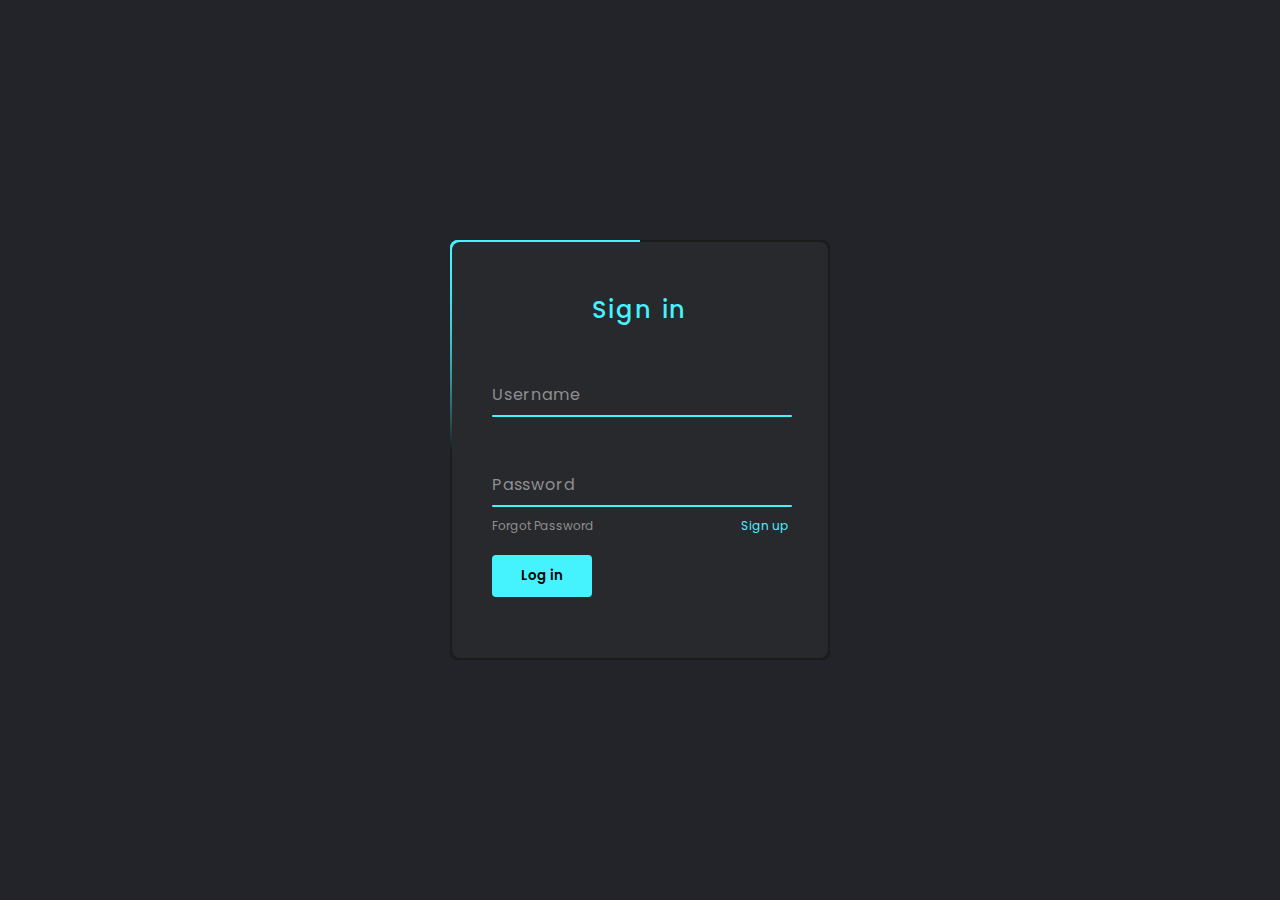
<file: index.html>
<!DOCTYPE html>
<html lang="en">
<head>
    <meta charset="UTF-8">
    <meta http-equiv="X-UA-Compatible" content="IE=edge">
    <meta name="viewport" content="width=device-width, initial-scale=1.0">
    <title>DustyFate</title>
    <link rel="stylesheet" href="style.css">
    <link rel="icon" type="image/x-icon" href="avatar.ico">
    <script type = "text/javascript" src="login.js"></script>
</head>
<body>
    <div class="box">
        <div class="form">
            <h2>Sign in</h2>
            <div class="inputBox">
                <input type="text" id="username" required="required">
                <span>Username</span>
                <i></i>
            </div>

            <div class="inputBox">
                <input type="password" id="password" required="required">
                <span>Password</span>
                <i></i>
            </div>

            <div class="links">
                <a href="#">Forgot Password</a>
                <a href="#">Sign up</a>
            </div>

            <input type="submit" onclick="test()" value="Log in">
        </div>
    </div>
</body>
</html>
</file>
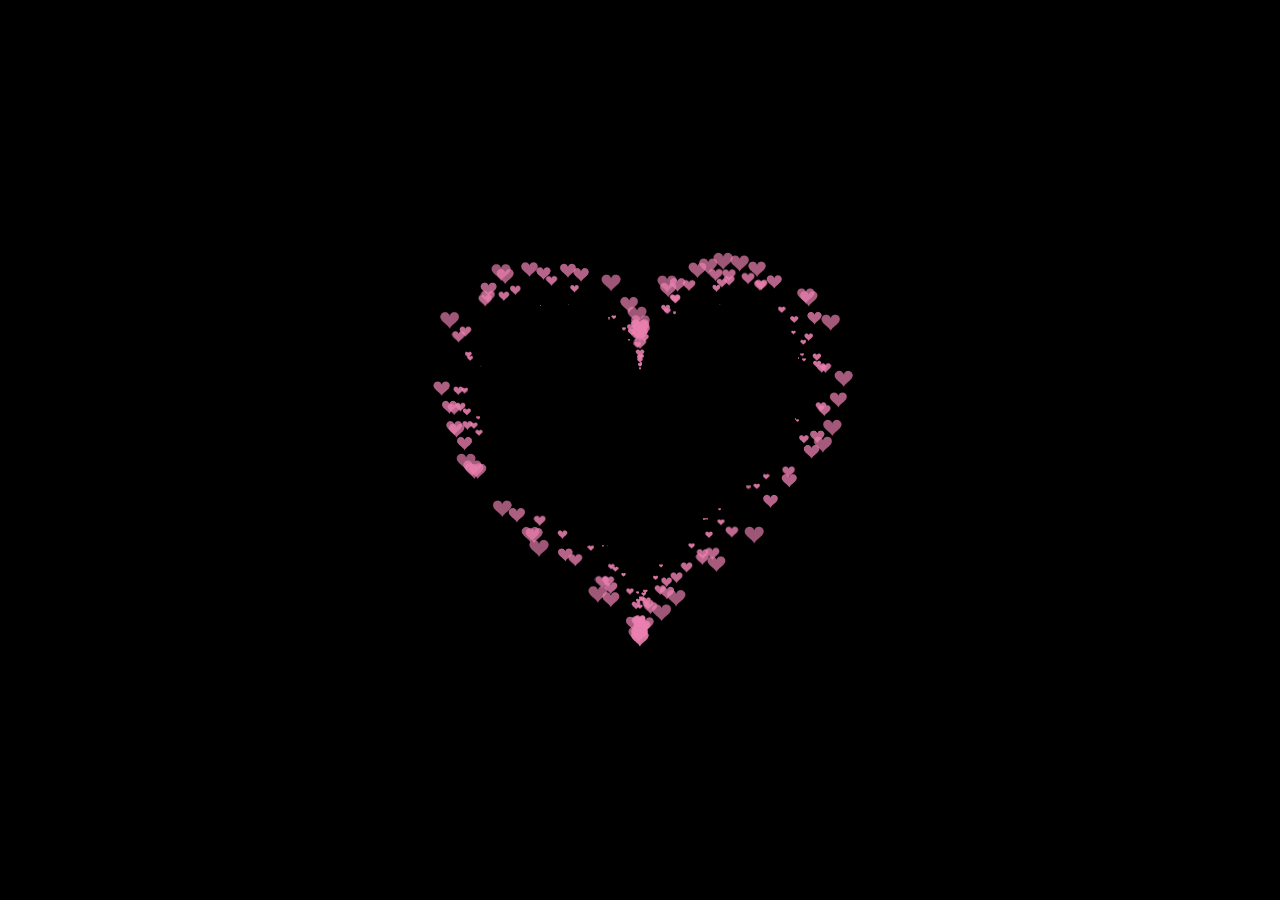
<file: Heart/index.html>
<!DOCTYPE html>
<HTML>

<HEAD>
    <TITLE>DustyFate</TITLE>
    <META NAME="Generator" CONTENT="EditPlus">
    <META NAME="Author" CONTENT="">
    <META NAME="Keywords" CONTENT="">
    <META NAME="Description" CONTENT="">
    <style>
        html,
        body {
            height: 100%;
            padding: 0;
            margin: 0;
            background: #000;
        }

        canvas {
            position: absolute;
            width: 100%;
            height: 100%;
        }
    </style>
</HEAD>

<BODY>
    <canvas id="pinkboard"></canvas>
    <script>
        /*
       * Settings
       */
        var settings = {
            particles: {
                length: 500, // maximum amount of particles
                duration: 2, // particle duration in sec
                velocity: 100, // particle velocity in pixels/sec
                effect: -0.75, // play with this for a nice effect
                size: 30, // particle size in pixels
            },
        };

        /*
         * RequestAnimationFrame polyfill by Erik Möller
         */
        (function () { var b = 0; var c = ["ms", "moz", "webkit", "o"]; for (var a = 0; a < c.length && !window.requestAnimationFrame; ++a) { window.requestAnimationFrame = window[c[a] + "RequestAnimationFrame"]; window.cancelAnimationFrame = window[c[a] + "CancelAnimationFrame"] || window[c[a] + "CancelRequestAnimationFrame"] } if (!window.requestAnimationFrame) { window.requestAnimationFrame = function (h, e) { var d = new Date().getTime(); var f = Math.max(0, 16 - (d - b)); var g = window.setTimeout(function () { h(d + f) }, f); b = d + f; return g } } if (!window.cancelAnimationFrame) { window.cancelAnimationFrame = function (d) { clearTimeout(d) } } }());

        /*
         * Point class
         */
        var Point = (function () {
            function Point(x, y) {
                this.x = (typeof x !== 'undefined') ? x : 0;
                this.y = (typeof y !== 'undefined') ? y : 0;
            }
            Point.prototype.clone = function () {
                return new Point(this.x, this.y);
            };
            Point.prototype.length = function (length) {
                if (typeof length == 'undefined')
                    return Math.sqrt(this.x * this.x + this.y * this.y);
                this.normalize();
                this.x *= length;
                this.y *= length;
                return this;
            };
            Point.prototype.normalize = function () {
                var length = this.length();
                this.x /= length;
                this.y /= length;
                return this;
            };
            return Point;
        })();

        /*
         * Particle class
         */
        var Particle = (function () {
            function Particle() {
                this.position = new Point();
                this.velocity = new Point();
                this.acceleration = new Point();
                this.age = 0;
            }
            Particle.prototype.initialize = function (x, y, dx, dy) {
                this.position.x = x;
                this.position.y = y;
                this.velocity.x = dx;
                this.velocity.y = dy;
                this.acceleration.x = dx * settings.particles.effect;
                this.acceleration.y = dy * settings.particles.effect;
                this.age = 0;
            };
            Particle.prototype.update = function (deltaTime) {
                this.position.x += this.velocity.x * deltaTime;
                this.position.y += this.velocity.y * deltaTime;
                this.velocity.x += this.acceleration.x * deltaTime;
                this.velocity.y += this.acceleration.y * deltaTime;
                this.age += deltaTime;
            };
            Particle.prototype.draw = function (context, image) {
                function ease(t) {
                    return (--t) * t * t + 1;
                }
                var size = image.width * ease(this.age / settings.particles.duration);
                context.globalAlpha = 1 - this.age / settings.particles.duration;
                context.drawImage(image, this.position.x - size / 2, this.position.y - size / 2, size, size);
            };
            return Particle;
        })();

        /*
         * ParticlePool class
         */
        var ParticlePool = (function () {
            var particles,
                firstActive = 0,
                firstFree = 0,
                duration = settings.particles.duration;

            function ParticlePool(length) {
                // create and populate particle pool
                particles = new Array(length);
                for (var i = 0; i < particles.length; i++)
                    particles[i] = new Particle();
            }
            ParticlePool.prototype.add = function (x, y, dx, dy) {
                particles[firstFree].initialize(x, y, dx, dy);

                // handle circular queue
                firstFree++;
                if (firstFree == particles.length) firstFree = 0;
                if (firstActive == firstFree) firstActive++;
                if (firstActive == particles.length) firstActive = 0;
            };
            ParticlePool.prototype.update = function (deltaTime) {
                var i;

                // update active particles
                if (firstActive < firstFree) {
                    for (i = firstActive; i < firstFree; i++)
                        particles[i].update(deltaTime);
                }
                if (firstFree < firstActive) {
                    for (i = firstActive; i < particles.length; i++)
                        particles[i].update(deltaTime);
                    for (i = 0; i < firstFree; i++)
                        particles[i].update(deltaTime);
                }

                // remove inactive particles
                while (particles[firstActive].age >= duration && firstActive != firstFree) {
                    firstActive++;
                    if (firstActive == particles.length) firstActive = 0;
                }


            };
            ParticlePool.prototype.draw = function (context, image) {
                // draw active particles
                if (firstActive < firstFree) {
                    for (i = firstActive; i < firstFree; i++)
                        particles[i].draw(context, image);
                }
                if (firstFree < firstActive) {
                    for (i = firstActive; i < particles.length; i++)
                        particles[i].draw(context, image);
                    for (i = 0; i < firstFree; i++)
                        particles[i].draw(context, image);
                }
            };
            return ParticlePool;
        })();

        /*
         * Putting it all together
         */
        (function (canvas) {
            var context = canvas.getContext('2d'),
                particles = new ParticlePool(settings.particles.length),
                particleRate = settings.particles.length / settings.particles.duration, // particles/sec
                time;

            // get point on heart with -PI <= t <= PI
            function pointOnHeart(t) {
                return new Point(
                    160 * Math.pow(Math.sin(t), 3),
                    130 * Math.cos(t) - 50 * Math.cos(2 * t) - 20 * Math.cos(3 * t) - 10 * Math.cos(4 * t) + 25
                );
            }

            // creating the particle image using a dummy canvas
            var image = (function () {
                var canvas = document.createElement('canvas'),
                    context = canvas.getContext('2d');
                canvas.width = settings.particles.size;
                canvas.height = settings.particles.size;
                // helper function to create the path
                function to(t) {
                    var point = pointOnHeart(t);
                    point.x = settings.particles.size / 2 + point.x * settings.particles.size / 350;
                    point.y = settings.particles.size / 2 - point.y * settings.particles.size / 350;
                    return point;
                }
                // create the path
                context.beginPath();
                var t = -Math.PI;
                var point = to(t);
                context.moveTo(point.x, point.y);
                while (t < Math.PI) {
                    t += 0.01; // baby steps!
                    point = to(t);
                    context.lineTo(point.x, point.y);
                }
                context.closePath();
                // create the fill
                context.fillStyle = '#ea80b0';
                context.fill();
                // create the image
                var image = new Image();
                image.src = canvas.toDataURL();
                return image;
            })();

            // render that thing!
            function render() {
                // next animation frame
                requestAnimationFrame(render);

                // update time
                var newTime = new Date().getTime() / 1000,
                    deltaTime = newTime - (time || newTime);
                time = newTime;

                // clear canvas
                context.clearRect(0, 0, canvas.width, canvas.height);

                // create new particles
                var amount = particleRate * deltaTime;
                for (var i = 0; i < amount; i++) {
                    var pos = pointOnHeart(Math.PI - 2 * Math.PI * Math.random());
                    var dir = pos.clone().length(settings.particles.velocity);
                    particles.add(canvas.width / 2 + pos.x, canvas.height / 2 - pos.y, dir.x, -dir.y);
                }

                // update and draw particles
                particles.update(deltaTime);
                particles.draw(context, image);
            }

            // handle (re-)sizing of the canvas
            function onResize() {
                canvas.width = canvas.clientWidth;
                canvas.height = canvas.clientHeight;
            }
            window.onresize = onResize;

            // delay rendering bootstrap
            setTimeout(function () {
                onResize();
                render();
            }, 10);
        })(document.getElementById('pinkboard'));
    </script>
</BODY>

</HTML>
</file>
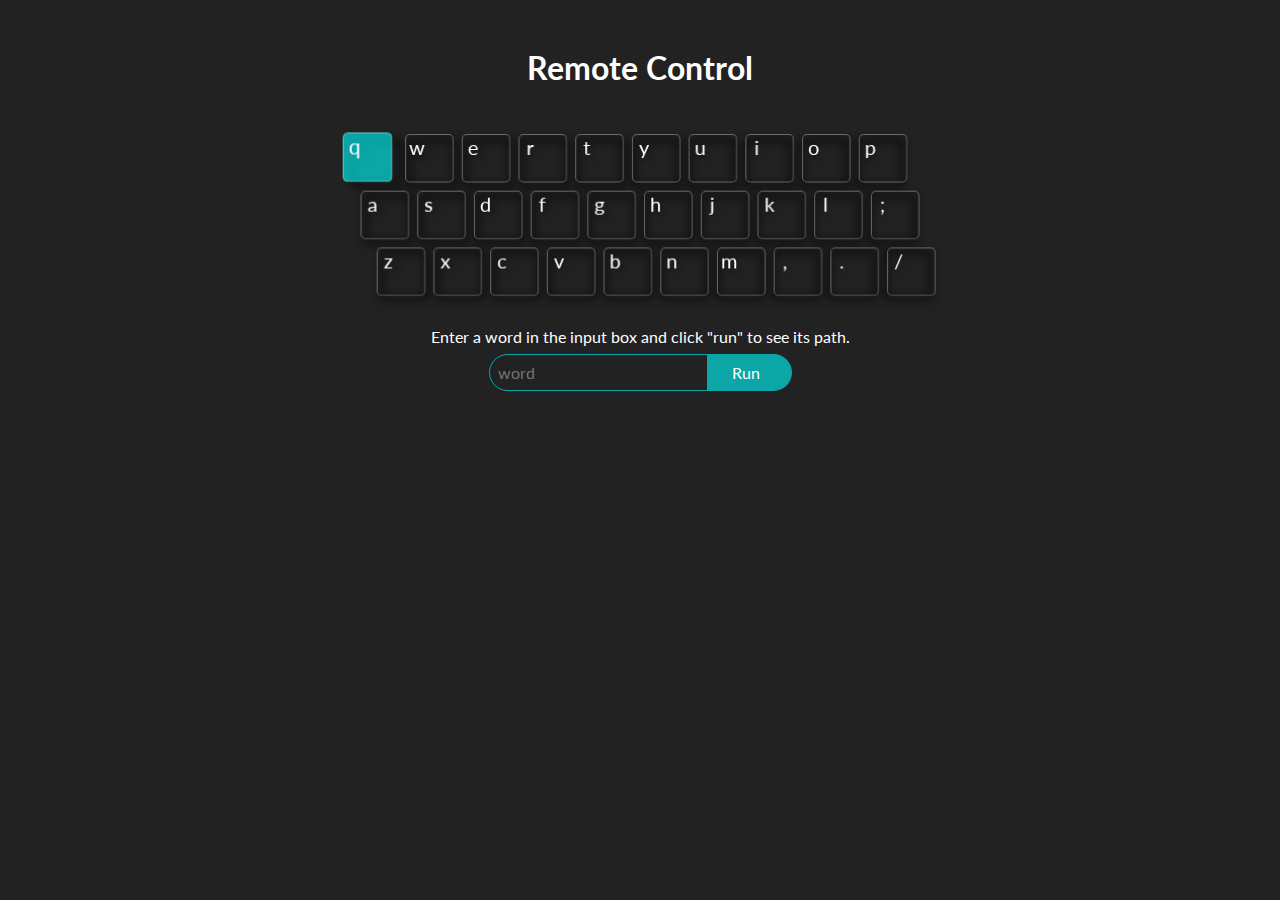
<file: RemoteControl/index.html>
<!DOCTYPE html>
<html lang="en">

<head>
  <meta charset="UTF-8">
  <title>DustyFate</title>
  <link rel="stylesheet" href="style.css">
</head>

<body>
  <div class="content">

    <h1>Remote Control</h1>

    <div class="keys">
      <div class="key light" letter="q"></div>
      <div class="key" letter="w"></div>
      <div class="key" letter="e"></div>
      <div class="key" letter="r"></div>
      <div class="key" letter="t"></div>
      <div class="key" letter="y"></div>
      <div class="key" letter="u"></div>
      <div class="key" letter="i"></div>
      <div class="key" letter="o"></div>
      <div class="key" letter="p"></div>
      <div class="key" letter="a"></div>
      <div class="key" letter="s"></div>
      <div class="key" letter="d"></div>
      <div class="key" letter="f"></div>
      <div class="key" letter="g"></div>
      <div class="key" letter="h"></div>
      <div class="key" letter="j"></div>
      <div class="key" letter="k"></div>
      <div class="key" letter="l"></div>
      <div class="key" letter=";"></div>
      <div class="key" letter="z"></div>
      <div class="key" letter="x"></div>
      <div class="key" letter="c"></div>
      <div class="key" letter="v"></div>
      <div class="key" letter="b"></div>
      <div class="key" letter="n"></div>
      <div class="key" letter="m"></div>
      <div class="key" letter=","></div>
      <div class="key" letter="."></div>
      <div class="key" letter="/"></div>
    </div>

    Enter a word in the input box and click "run" to see its path.<br>
    <div class="currentStep"></div>
    <div class="inputContainer">
      <input type="text" placeholder="word">
      <button>Run</button>
    </div>
  </div>

  <script src="script.js"></script>

</body>

</html>
</file>
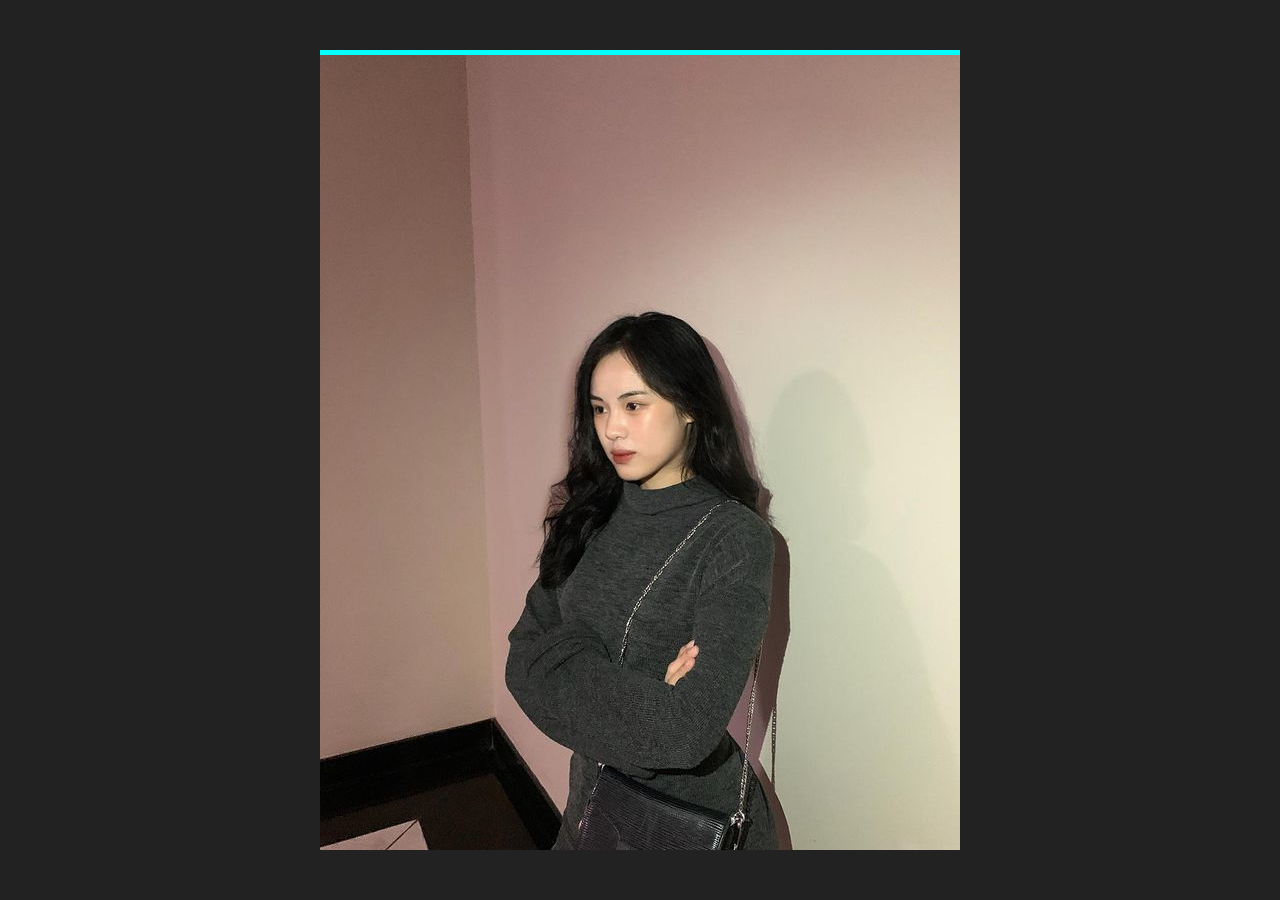
<file: ScanPhoto/index.html>
<html>

<head>
    <link rel="stylesheet" href="style.css">
</head>

<body>
    <div id="content">
        <div class="back">
            <img src="1.jpg" alt="Rena">
        </div>

        <div class="front">
            <img src="2.jpg" alt="Rena">
        </div>
    </div>
</body>

</html>
</file>
<file: style.css>
@import url('https://fonts.googleapis.com/css2?family=Poppins:wght@300;400;500;600;700;800;900&display=swap');

* {
    margin: 0;
    padding: 0;
    box-sizing: border-box;
    font-family: 'Poppins', sans-serif;
}

body {
    display: flex;
    justify-content: center;
    align-items: center;
    min-height: 100vh;
    background: #23242a;
}

.box {
    position: relative;
    width: 380px;
    height: 420px;
    background: #1c1c1c;
    border-radius: 8px;
    overflow: hidden;
}

.box::before {
    content: '';
    position: absolute;
    top: -50%;
    left: -50%;
    width: 380px;
    height: 420px;
    background: linear-gradient(0deg, transparent, #45f3ff, #45f3ff);
    transform-origin: bottom right;
    animation: animate 6s linear infinite;
}

.box::after {
    content: '';
    position: absolute;
    top: -50%;
    left: -50%;
    width: 380px;
    height: 420px;
    background: linear-gradient(0deg, transparent, #45f3ff, #45f3ff);
    transform-origin: bottom right;
    animation: animate 6s linear infinite;
    animation-delay: -3s;
}

@keyframes animate {
    0% {
        transform: rotate(0deg);
    }
    100% {
        transform: rotate(360deg);
    }
}

.form {
    position: absolute;
    inset: 2px;
    border-radius: 8px;
    background: #28292d;
    z-index: 10;
    padding: 50px 40px;
    display: flex;
    flex-direction: column;
}

.form h2 {
    color: #45f3ff;
    font-weight: 500;
    text-align: center;
    letter-spacing: 0.1em;
}

.inputBox {
    position: relative;
    width: 300px;
    margin-top: 35px;
}

.inputBox input {
    position: relative;
    width: 100%;
    padding: 20px 10px 10px;
    background: transparent;
    border: none;
    outline: none;
    color: #23242a;
    font-size: 1em;
    letter-spacing: 0.05em;
    z-index: 10;
}

.inputBox span {
    position: absolute;
    left: 0;
    padding: 20px 0px 10px;
    font-size: 1em;
    color: #8f8f8f;
    pointer-events: none;
    letter-spacing: 0.05em;
    transition: 0.5s;
}

.inputBox input:valid ~ span,
.inputBox input:focus ~ span {
    color: #45f3ff;
    transform: translateX(0px) translateY(-34px);
    font-size: 0.75em;
}

.inputBox i {
    position: absolute;
    left: 0;
    bottom: 0;
    width: 100%;
    height: 2px;
    background: #45f3ff;
    border-radius: 4px;
    transition: 0.5s;
    pointer-events: none;
    z-index: 9;
}

.inputBox input:valid ~ i,
.inputBox input:focus ~ i {
    height: 44px;
}

.links {
    display: flex;
    justify-content: space-between;
}

.links a {
    margin: 10px 0;
    font-size: 0.75em;
    color: #8f8f8f;
    text-decoration: none;
}

.links a:hover,
.links a:nth-child(2) {
    color: #45f3ff;
}

input[type="submit"] {
    border: none;
    outline: none;
    background: #45f3ff;
    padding: 11px 25px;
    width: 100px;
    margin-top: 10px;
    border-radius: 4px;
    font-weight: 600;
}

input[type="submit"]:active {
    opacity: 0.8;
}
</file>
<file: RemoteControl/style.css>
@import url("https://fonts.googleapis.com/css?family=Lato:400,400i,700");

*,
*::before,
*::after {
  padding: 0;
  margin: 0 auto;
  box-sizing: border-box;
}

body {
  font-family: Lato, sans-serif;
  background-color: #222;
  color: #fff;
  padding: 3em 1em;
  text-align: center;
}

input,
button {
  font-family: inherit;
  font-size: inherit;
  background: none;
  border: none;
  margin: 0;
}

a {
  color: aqua;
}

a:hover,
a:focus {
  opacity: 0.5;
}

p,
.jest-lite-report {
  max-width: 560px;
}

.keys {
  display: grid;
  grid-template-columns: repeat(10, 3em);
  grid-template-rows: repeat(3, 3em);
  justify-content: center;
  gap: 0.5em;
  margin-block: 3em 2em;
  perspective: 10em;
  transform-style: preserve-3d;
}

.key {
  width: 100%;
  height: 100%;
  transform: translateX(var(--tx, 0));
  transform-style: preserve-3d;
}

.key::before,
.key::after {
  content: attr(letter);
  position: absolute;
  inset: 0;
  border-radius: 0.25em;
  padding-right: 1.25em;
}

.key::before {
  color: #000;
  border: 3px solid;
  transform: translateY(0.25em);
  filter: blur(var(--tz, 0.25em));
  transition: filter 0.5s;
}

.key::after {
  background-color: var(--bg, #0000);
  color: var(--clr, #fff);
  border: 1px solid #fff5;
  font-size: 1.25em;
  transform: translateZ(var(--tz, 0.1em));
  transition: transform var(--td, 0.5s), background-color var(--td, 0.5s);
}

.key:nth-child(-n+10) {
  --tx: -0.75em;
}

.key:nth-child(n+21) {
  --tx: 1em;
}

.key.light {
  --bg: #0ff9;
  --tz: 0.25em;
  --td: 0.25s;
}

.key.select {
  --bg: hotpink;
  --clr: #000;
  --td: 0.25s;
  --tz: 0.5em;
}

.currentStep {
  font-size: 1.5em;
  font-weight: bold;
  color: #0ff9;
  transform: scale(1);
  transition-property: color;
  transition-duration: 50ms;
}

.currentStep.light {
  color: #fff;
  transition-duration: 0ms;
}

.currentStep.select {
  color: hotpink;
}

.currentStep:not(:empty) {
  padding: 0.5em;
}

.currentStep:not(:empty)+.inputContainer {
  display: none;
}

.inputContainer {
  display: flex;
  justify-content: center;
  padding-block: 0.5em;
}

.inputContainer input {
  padding: 0.5em;
  color: #fff;
  border: 1px solid #0ff9;
  border-radius: 2em 0 0 2em;
}

.inputContainer button {
  padding: 0.5em 2em 0.5em 1.5em;
  color: #fff;
  background-color: #0ff9;
  border-radius: 0 2em 2em 0;
}

p {
  padding: 1em;
  margin-top: 2em;
  background-color: #fff1;
  border: 1px solid #fff2;
}
</file>
<file: ScanPhoto/style.css>
*{
    padding: 0;
    margin: 0;
}

body {
    width: 100%;
    height: 100vh;
    background: #222;
    display: flex;
    justify-content: center;
    align-items: center;
}

#content {
    position: relative;
    width: 640px;
    height: 800px;
}

#content .back , #content .front {
    position: absolute;
    width: 640px;
    height: 800px;
    overflow: hidden;
}

#content .front {
    border-bottom: 5px solid aqua;
    height: 0px;
    animation: animate 2s infinite alternate;
}

@keyframes animate {
    0%{
        height: 0px;
    }
    100%{
        height: 800px;
    }
}
</file>
